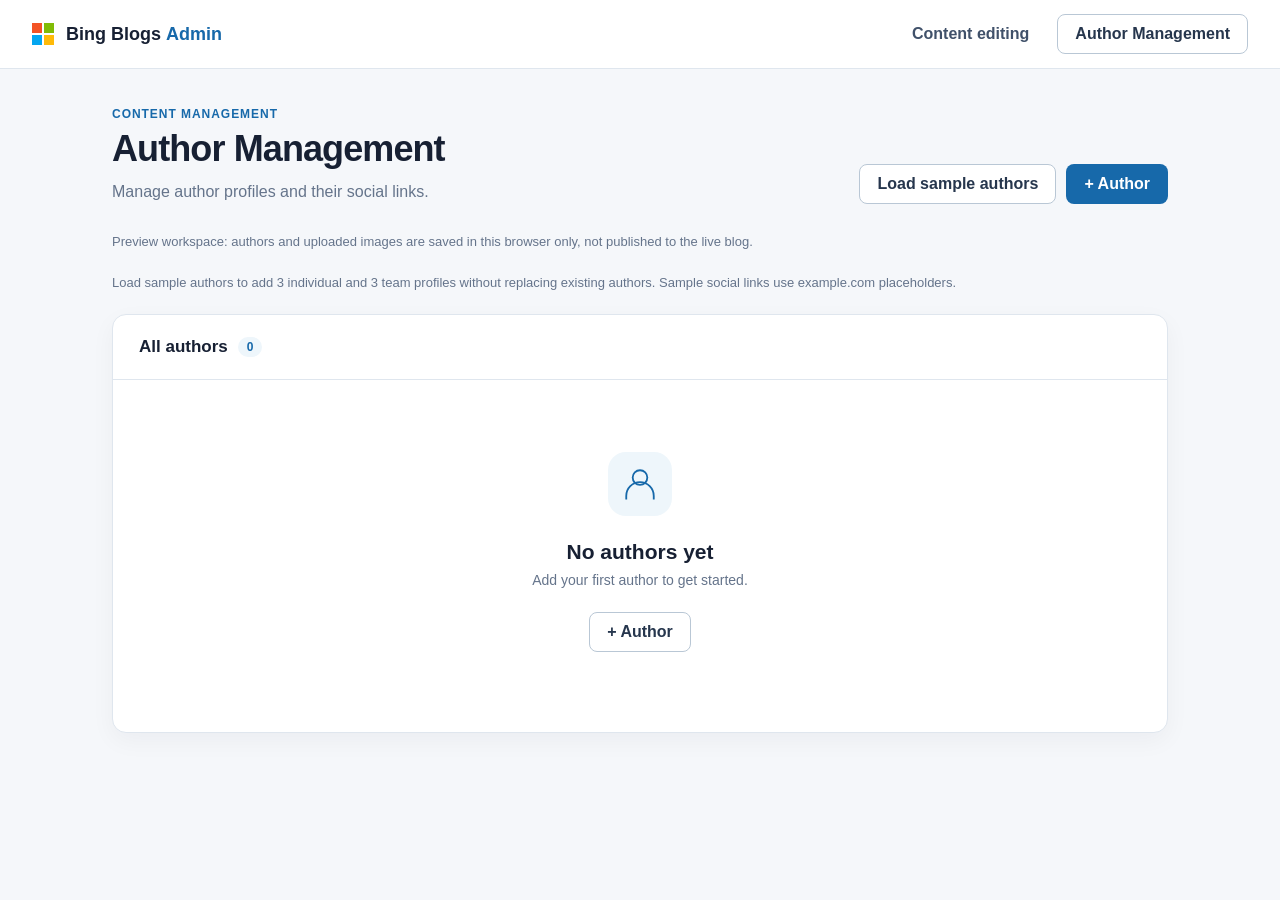
<file: site/admin-authors.html>
<!doctype html>
<html lang="en">
  <head>
    <meta charset="utf-8">
    <meta name="viewport" content="width=device-width, initial-scale=1">
    <title>Bing Blogs Admin - Author Management</title>
    <link rel="stylesheet" href="admin.css">
    <link rel="stylesheet" href="admin-authors.css">
  </head>
  <body class="authors-page">
    <header class="admin-header">
      <div class="admin-header-inner">
        <a class="admin-brand" href="index.html" aria-label="Bing Blogs home">
          <span class="brand-mark" aria-hidden="true"><span></span><span></span><span></span><span></span></span>
          <span>Bing Blogs <strong>Admin</strong></span>
        </a>
        <nav class="header-actions" aria-label="Admin navigation">
          <a class="button button-ghost" href="admin.html">Content editing</a>
          <a class="button button-secondary" href="admin-authors.html" aria-current="page">Author Management</a>
        </nav>
      </div>
    </header>

    <main class="admin-main">
      <div class="page-heading">
        <div>
          <p class="eyebrow">Content management</p>
          <h1>Author Management</h1>
          <p class="page-description">Manage author profiles and their social links.</p>
        </div>
        <div class="header-actions">
          <button class="button button-secondary" id="loadSampleAuthors" type="button">Load sample authors</button>
          <button class="button button-primary" id="addAuthor" type="button">+ Author</button>
        </div>
      </div>
      <p class="storage-note">Preview workspace: authors and uploaded images are saved in this browser only, not published to the live blog.</p>
      <p class="storage-note">Load sample authors to add 3 individual and 3 team profiles without replacing existing authors. Sample social links use example.com placeholders.</p>
      <p class="error-message" id="storageError" role="alert" hidden></p>
      <section class="form-card author-list-card" aria-label="Authors">
        <div class="list-heading"><h2>All authors <span id="authorCount">0</span></h2></div>
        <div class="empty-state" id="emptyState">
          <svg viewBox="0 0 48 48" fill="none" aria-hidden="true"><circle cx="24" cy="17" r="8"/><path d="M9 41v-4a15 15 0 0 1 30 0v4"/></svg>
          <h2>No authors yet</h2>
          <p>Add your first author to get started.</p>
          <button class="button button-secondary" id="addFirstAuthor" type="button">+ Author</button>
        </div>
        <div class="table-scroll" id="authorTable" hidden>
          <table>
            <thead><tr><th scope="col">Author</th><th scope="col">Short Bio</th><th scope="col">Link</th><th scope="col">Actions</th></tr></thead>
            <tbody id="authorRows"></tbody>
          </table>
        </div>
      </section>
    </main>

    <dialog id="authorDialog" aria-labelledby="dialogTitle">
      <form id="authorForm">
        <div class="dialog-heading">
          <div><p class="eyebrow">Author profile</p><h2 id="dialogTitle">Add author</h2></div>
          <button class="button button-ghost" id="closeDialog" type="button" aria-label="Close author form">&times;</button>
        </div>
        <div class="dialog-body">
          <section class="profile-section" aria-labelledby="basicHeading">
            <h3 id="basicHeading">Basic</h3>
            <div class="field-group">
              <label for="authorName">Name <span class="required">*</span></label>
              <input id="authorName" name="name" type="text" placeholder="Enter author's name" maxlength="100" required>
              <p class="field-help">Only Name is required. All other fields are optional.</p>
            </div>
            <div class="field-group">
              <label for="authorImage">Image</label>
              <div class="image-upload">
                <span class="profile-avatar" id="imagePlaceholder" aria-hidden="true">--</span>
                <img class="profile-avatar" id="imagePreview" alt="Author image preview" hidden>
                <div>
                  <input id="authorImage" type="file" accept="image/png,image/jpeg,image/webp,image/gif" aria-describedby="imageHelp imageError" hidden>
                  <button class="button button-secondary" id="uploadImage" type="button" aria-describedby="imageHelp">Upload image</button>
                  <p class="field-help" id="imageHelp">Defaults to your name's initials. Upload PNG, JPG, WebP, or GIF up to 2 MB. Removing an image restores the default avatar.</p>
                  <button class="text-button" id="removeImage" type="button" hidden>Remove image</button>
                </div>
              </div>
              <p class="error-message" id="imageError" role="alert" hidden></p>
            </div>
          </section>
          <section class="profile-section" aria-labelledby="highlightHeading">
            <div class="profile-section-heading">
              <h3 id="highlightHeading">Optional</h3>
              <label class="enable-control">
                <input id="enableHighlight" type="checkbox" aria-controls="highlightFields" aria-expanded="false">
                <span class="switch" aria-hidden="true"></span>
                Enable Optional
              </label>
            </div>
            <p class="field-help">Enable to display an optional title, short bio, and social link. Turning this off keeps your details for later.</p>
            <fieldset class="highlight-fields" id="highlightFields" aria-labelledby="highlightHeading" disabled hidden>
              <div class="field-group">
                <label for="authorRole">Title/Role</label>
                <input id="authorRole" name="role" type="text" placeholder="e.g. Product Manager" maxlength="100">
              </div>
              <div class="field-group">
                <label for="authorIntroduction">Short Bio</label>
                <textarea id="authorIntroduction" name="introduction" rows="3" maxlength="300" placeholder="A short bio or area of expertise"></textarea>
                <div class="field-meta"><span>Keep it brief and helpful.</span><span id="introductionCount">0 / 300</span></div>
              </div>
              <div class="field-group">
                <div class="field-label-row">
                  <label for="enableLink">Social link</label>
                  <label class="enable-control">
                    <input id="enableLink" type="checkbox">
                    <span class="switch" aria-hidden="true"></span>
                    Enable link
                  </label>
                </div>
                <p class="field-help">Choose the icon displayed with this author's link.</p>
                <fieldset id="linkFields" disabled hidden>
                  <label for="linkPlatform">Platform</label>
                  <select id="linkPlatform" name="platform">
                    <option value="linkedin">LinkedIn</option>
                    <option value="instagram">Instagram (Ins)</option>
                    <option value="facebook">Facebook</option>
                    <option value="x">X (Twitter)</option>
                    <option value="website">Website</option>
                  </select>
                  <label for="authorLink">Link address</label>
                  <input id="authorLink" name="url" type="url" placeholder="https://www.linkedin.com/in/your-profile" maxlength="2048">
                  <p class="field-help">Optional. Use a full https:// or http:// address, or leave blank to save without a social link.</p>
                  <div class="link-preview" id="linkPreview"></div>
                </fieldset>
              </div>
            </fieldset>
          </section>
          <p class="error-message" id="formError" role="alert" hidden></p>
        </div>
        <div class="dialog-footer">
          <button class="button button-secondary" id="cancelAuthor" type="button">Cancel</button>
          <button class="button button-primary" id="saveAuthor" type="submit">Save author</button>
        </div>
      </form>
    </dialog>
    <div class="toast" id="toast" role="status" aria-live="polite"></div>
    <script src="author-utils.js"></script>
    <script src="admin-authors.js?v=4"></script>
  </body>
</html>
</file>
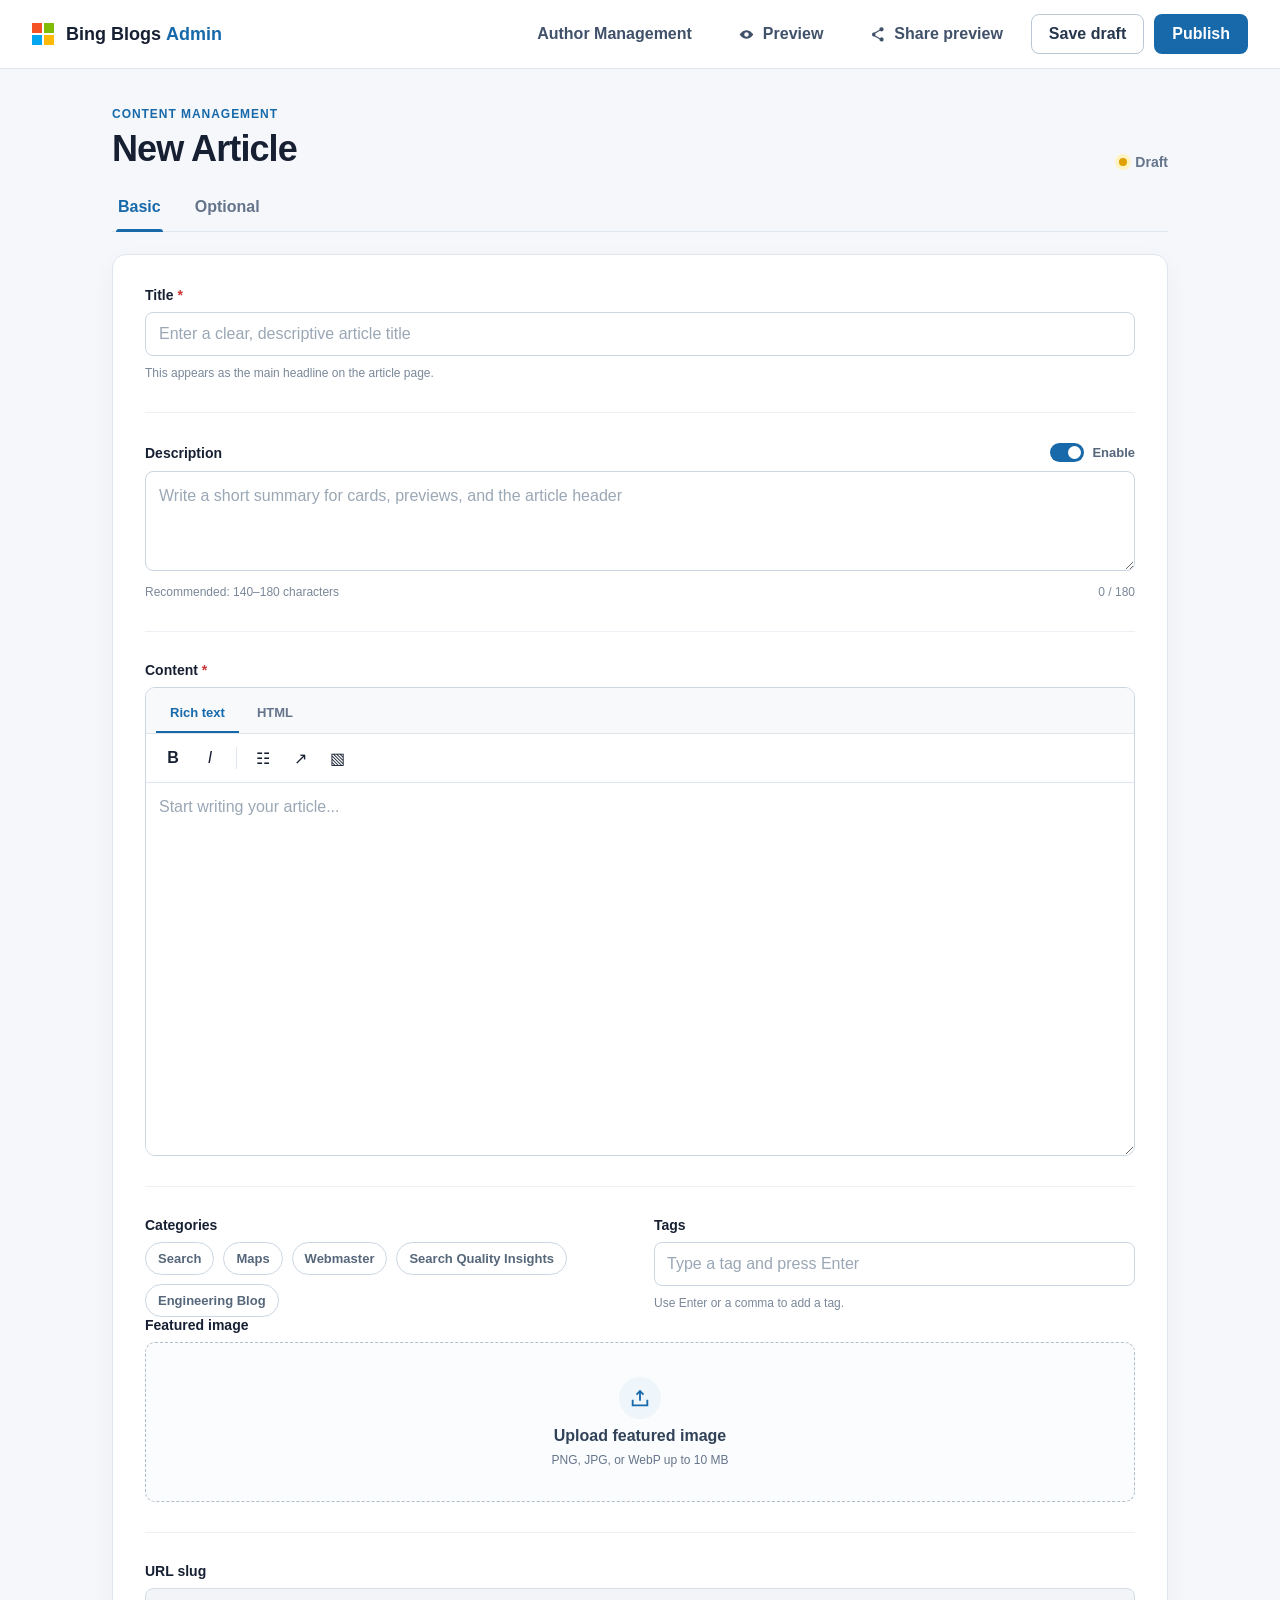
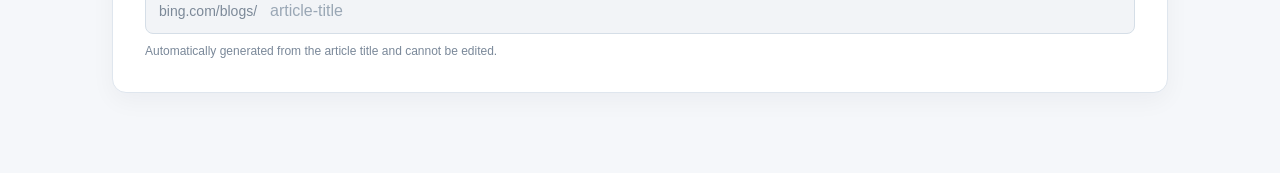
<file: site/admin.html>
<!doctype html>
<html lang="en">
  <head>
    <meta charset="utf-8">
    <meta name="viewport" content="width=device-width, initial-scale=1">
    <title>Bing Blogs Admin- Content editing</title>
    <link rel="stylesheet" href="admin.css">
  </head>
  <body>
    <header class="admin-header">
      <div class="admin-header-inner">
        <a class="admin-brand" href="index.html" aria-label="Bing Blogs home">
          <span class="brand-mark" aria-hidden="true">
            <span></span><span></span><span></span><span></span>
          </span>
          <span>Bing Blogs <strong>Admin</strong></span>
        </a>
        <div class="header-actions">
          <a class="button button-ghost" href="admin-authors.html">Author Management</a>
          <button class="button button-ghost" id="previewButton" type="button">
            <svg viewBox="0 0 24 24" aria-hidden="true"><path d="M2.5 12s3.5-6 9.5-6 9.5 6 9.5 6-3.5 6-9.5 6-9.5-6-9.5-6Zm9.5 3.2A3.2 3.2 0 1 0 12 8.8a3.2 3.2 0 0 0 0 6.4Z"/></svg>
            Preview
          </button>
          <button class="button button-ghost" id="shareButton" type="button">
            <svg viewBox="0 0 24 24" aria-hidden="true"><path d="M18 16a3 3 0 0 0-2.4 1.2l-6.7-3.9a3.4 3.4 0 0 0 0-2.6l6.7-3.9a3 3 0 1 0-.9-1.6L8 9.1a3 3 0 1 0 0 5.8l6.7 3.9A3 3 0 1 0 18 16Z"/></svg>
            Share preview
          </button>
          <button class="button button-secondary" id="saveButton" type="button">Save draft</button>
          <button class="button button-primary" id="publishButton" type="button">Publish</button>
        </div>
      </div>
    </header>

    <main class="admin-main">
      <div class="page-heading">
        <div>
          <p class="eyebrow">Content management</p>
          <h1>New Article</h1>
        </div>
        <div class="draft-status"><span></span> Draft</div>
      </div>

      <nav class="editor-tabs" aria-label="Article editor sections">
        <button class="editor-tab active" type="button" data-tab="basic" aria-selected="true">Basic</button>
        <button class="editor-tab" type="button" data-tab="optional" aria-selected="false">Optional</button>
      </nav>

      <form id="articleForm">
        <section class="tab-panel active" id="basic" aria-label="Basic">
          <div class="form-card">
            <div class="field-group">
              <label for="articleTitle">Title <span class="required">*</span></label>
              <input id="articleTitle" name="title" type="text" placeholder="Enter a clear, descriptive article title" required>
              <p class="field-help">This appears as the main headline on the article page.</p>
            </div>

            <div class="field-group">
              <div class="field-label-row">
                <label for="articleDescription">Description</label>
                <label class="enable-control">
                  <input type="checkbox" checked data-toggle-target="descriptionFields">
                  <span class="switch" aria-hidden="true"></span>
                  Enable
                </label>
              </div>
              <div id="descriptionFields">
                <textarea id="articleDescription" name="description" rows="3" placeholder="Write a short summary for cards, previews, and the article header"></textarea>
                <div class="field-meta"><span>Recommended: 140–180 characters</span><span id="descriptionCount">0 / 180</span></div>
              </div>
            </div>

            <div class="field-group">
              <label>Content <span class="required">*</span></label>
              <div class="content-editor">
                <div class="content-tabs" role="tablist" aria-label="Content format">
                  <button class="content-tab active" type="button" data-content-tab="rich-text" aria-selected="true">Rich text</button>
                  <button class="content-tab" type="button" data-content-tab="html-content" aria-selected="false">HTML</button>
                </div>
                <div class="editor-toolbar" aria-label="Rich text toolbar">
                  <button type="button" aria-label="Bold"><strong>B</strong></button>
                  <button type="button" aria-label="Italic"><em>I</em></button>
                  <span></span>
                  <button type="button" aria-label="Bulleted list">☷</button>
                  <button type="button" aria-label="Add link">↗</button>
                  <button type="button" aria-label="Add image">▧</button>
                </div>
                <textarea class="content-panel active" id="rich-text" name="content" rows="14" placeholder="Start writing your article..."></textarea>
                <textarea class="content-panel code-editor" id="html-content" name="htmlContent" rows="14" placeholder="<p>Write or paste HTML here...</p>"></textarea>
              </div>
            </div>

            <div class="field-grid">
              <div class="field-group">
                <label>Categories</label>
                <div class="choice-list" aria-label="Categories">
                  <label><input type="checkbox" name="categories" value="Search"><span>Search</span></label>
                  <label><input type="checkbox" name="categories" value="Maps"><span>Maps</span></label>
                  <label><input type="checkbox" name="categories" value="Webmaster"><span>Webmaster</span></label>
                  <label><input type="checkbox" name="categories" value="Search Quality Insights"><span>Search Quality Insights</span></label>
                  <label><input type="checkbox" name="categories" value="Engineering Blog"><span>Engineering Blog</span></label>
                </div>
              </div>

              <div class="field-group">
                <label for="tagInput">Tags</label>
                <div class="tag-editor" id="tagEditor">
                  <div class="tag-values" id="tagValues"></div>
                  <input id="tagInput" type="text" placeholder="Type a tag and press Enter">
                </div>
                <p class="field-help">Use Enter or a comma to add a tag.</p>
              </div>
            </div>

            <div class="field-group">
              <label>Featured image</label>
              <button class="upload-area" id="uploadButton" type="button">
                <input id="featuredImage" name="featuredImage" type="file" accept="image/*" hidden>
                <span class="upload-icon">
                  <svg viewBox="0 0 24 24" aria-hidden="true"><path d="M12 3 7.5 7.5l1.4 1.4 2.1-2.1V15h2V6.8l2.1 2.1 1.4-1.4L12 3ZM5 14v5h14v-5h2v7H3v-7h2Z"/></svg>
                </span>
                <strong id="uploadTitle">Upload featured image</strong>
                <span id="uploadHelp">PNG, JPG, or WebP up to 10 MB</span>
              </button>
            </div>

            <div class="field-group">
              <label for="urlSlug">URL slug</label>
              <div class="slug-field">
                <span>bing.com/blogs/</span>
                <input id="urlSlug" name="slug" type="text" value="" placeholder="article-title" readonly aria-readonly="true">
              </div>
              <p class="field-help">Automatically generated from the article title and cannot be edited.</p>
            </div>
          </div>
        </section>

        <section class="tab-panel" id="optional" aria-label="Optional" hidden>
          <div class="form-card">
            <div class="optional-section">
              <div class="section-control">
                <div>
                  <h2>Key Takeaway</h2>
                  <p>Highlight the most important ideas before the article body.</p>
                </div>
                <label class="enable-control">
                  <input type="checkbox" checked data-toggle-target="takeawayFields">
                  <span class="switch" aria-hidden="true"></span>
                  Enable
                </label>
              </div>
              <div id="takeawayFields">
                <textarea name="takeaways" rows="6" placeholder="Enter one takeaway per line"></textarea>
                <p class="field-help">Recommended: 3–5 concise bullet points.</p>
              </div>
            </div>

            <div class="optional-section">
              <div class="section-control">
                <div>
                  <h2>Frequent Asked Questions</h2>
                  <p>Add, remove, and reorder common questions for this article.</p>
                </div>
                <label class="enable-control">
                  <input type="checkbox" checked data-toggle-target="faqFields">
                  <span class="switch" aria-hidden="true"></span>
                  Enable
                </label>
              </div>
              <div id="faqFields">
                <div class="faq-editor-list" id="faqEditorList"></div>
                <button class="button button-add" id="addFaqButton" type="button">
                  <span>+</span> Add question
                </button>
              </div>
            </div>

            <div class="optional-section">
              <div class="section-control">
                <div>
                  <h2>Author association</h2>
                  <p id="authorHelp">Select up to five authors. Browse the first five alphabetically, search all authors, or choose See all.</p>
                </div>
                <label class="enable-control">
                  <input type="checkbox" checked data-toggle-target="authorFields">
                  <span class="switch" aria-hidden="true"></span>
                  Enable
                </label>
              </div>
              <p id="authorLoadError" role="alert" hidden></p>
              <div id="authorFields" role="group" aria-label="Available authors" aria-describedby="authorHelp">
                <div class="author-search">
                  <label for="authorSearch">Search authors</label>
                  <input id="authorSearch" type="search" placeholder="Search individual and team authors" aria-controls="authorList">
                </div>
                <p class="field-help" id="authorResults" role="status" aria-live="polite"></p>
                <div class="author-select-list" id="authorList"></div>
                <button class="button button-secondary author-see-all" id="seeAllAuthors" type="button" aria-controls="authorList" aria-expanded="false" hidden>See all</button>
              </div>
              <p class="field-help">Manage individual and team profiles in <a href="admin-authors.html">Author Management</a>.</p>
            </div>

            <div class="optional-section">
              <div class="section-control">
                <div>
                  <h2>Promotional Card</h2>
                  <p>Enable a promotional card with a title, description, and call to action.</p>
                </div>
                <label class="enable-control">
                  <input id="promotionalCardEnabled" name="promotionalCardEnabled" type="checkbox" data-toggle-target="promotionalCardFields">
                  <span class="switch" aria-hidden="true"></span>
                  Enable
                </label>
              </div>
              <div id="promotionalCardFields" class="is-disabled">
                <div class="field-group">
                  <label for="promotionalCardTitle">Title</label>
                  <input id="promotionalCardTitle" name="promotionalCardTitle" type="text" placeholder="Enter a promotional card title" disabled>
                </div>
                <div class="field-group">
                  <label for="promotionalCardDescription">Description</label>
                  <textarea id="promotionalCardDescription" name="promotionalCardDescription" rows="3" placeholder="Describe the promotion" disabled></textarea>
                </div>
                <div class="field-grid">
                  <div class="field-group">
                    <label for="promotionalCardCtaText">CTA Text</label>
                    <input id="promotionalCardCtaText" name="promotionalCardCtaText" type="text" placeholder="Learn more" disabled>
                  </div>
                  <div class="field-group">
                    <label for="promotionalCardCtaLink">CTA Link</label>
                    <input id="promotionalCardCtaLink" name="promotionalCardCtaLink" type="url" placeholder="https://example.com" disabled>
                  </div>
                </div>
              </div>
            </div>
          </div>
        </section>
      </form>
    </main>

    <div class="toast" id="toast" role="status" aria-live="polite"></div>

    <template id="faqItemTemplate">
      <article class="faq-editor-item" draggable="true">
        <button class="drag-handle" type="button" aria-label="Drag to reorder">⋮⋮</button>
        <div class="faq-editor-fields">
          <label>Question <input type="text" name="faqQuestion" placeholder="Enter a question"></label>
          <label>Answer <textarea name="faqAnswer" rows="3" placeholder="Enter the answer"></textarea></label>
        </div>
        <button class="remove-faq" type="button" aria-label="Remove question">×</button>
      </article>
    </template>

    <script src="author-utils.js"></script>
    <script src="admin.js"></script>
  </body>
</html>
</file>
<file: site/admin.css>
:root {
  --blue:#1769aa;
  --blue-dark:#0f548b;
  --blue-soft:#eef6fb;
  --ink:#172033;
  --muted:#65748b;
  --line:#dfe6ee;
  --panel:#ffffff;
  --page:#f5f7fa;
  --success:#16805b;
}

* { box-sizing:border-box; }
body {
  margin:0;
  min-width:320px;
  background:var(--page);
  color:var(--ink);
  font-family:"Segoe UI",Arial,sans-serif;
}
button,input,textarea { font:inherit; }
button { color:inherit; }

.admin-header {
  position:sticky;
  top:0;
  z-index:100;
  border-bottom:1px solid var(--line);
  background:rgba(255,255,255,0.96);
  backdrop-filter:blur(12px);
}
.admin-header-inner {
  max-width:1440px;
  min-height:68px;
  margin:0 auto;
  padding:10px 32px;
  display:flex;
  align-items:center;
  justify-content:space-between;
  gap:24px;
}
.admin-brand {
  display:flex;
  align-items:center;
  gap:12px;
  color:var(--ink);
  font-size:18px;
  font-weight:600;
  text-decoration:none;
  white-space:nowrap;
}
.admin-brand strong { color:var(--blue); font-weight:700; }
.brand-mark { width:22px; height:22px; display:grid; grid-template-columns:1fr 1fr; gap:2px; }
.brand-mark span:nth-child(1) { background:#f35325; }
.brand-mark span:nth-child(2) { background:#81bc06; }
.brand-mark span:nth-child(3) { background:#05a6f0; }
.brand-mark span:nth-child(4) { background:#ffba08; }
.header-actions { display:flex; align-items:center; gap:10px; }
.button {
  min-height:40px;
  padding:0 17px;
  border:1px solid transparent;
  border-radius:8px;
  display:inline-flex;
  align-items:center;
  justify-content:center;
  gap:8px;
  background:#fff;
  font-weight:650;
  cursor:pointer;
  text-decoration:none;
  transition:background 150ms ease,border-color 150ms ease,transform 150ms ease;
}
.button:hover { transform:translateY(-1px); }
.button svg { width:17px; height:17px; fill:currentColor; }
.button-ghost { color:#40516a; }
.button-ghost:hover { background:#f3f6f9; }
.button-secondary { border-color:#b9c7d5; color:#26364d; }
.button-secondary:hover { border-color:#8399ae; }
.button-primary { background:var(--blue); color:#fff; }
.button-primary:hover { background:var(--blue-dark); }

.admin-main { max-width:1120px; margin:0 auto; padding:38px 32px 80px; }
.page-heading { display:flex; align-items:flex-end; justify-content:space-between; gap:24px; margin-bottom:28px; }
.eyebrow { margin:0 0 7px; color:var(--blue); font-size:12px; font-weight:800; letter-spacing:.08em; text-transform:uppercase; }
h1 { margin:0; font-size:36px; letter-spacing:-.025em; }
.draft-status { display:flex; align-items:center; gap:8px; color:var(--muted); font-size:14px; font-weight:650; }
.draft-status span { width:8px; height:8px; border-radius:50%; background:#e0a100; box-shadow:0 0 0 4px #fff3c4; }

.editor-tabs {
  display:flex;
  gap:30px;
  margin-bottom:22px;
  padding:0 4px;
  border-bottom:1px solid var(--line);
}
.editor-tab {
  position:relative;
  padding:0 2px 15px;
  border:0;
  background:transparent;
  color:var(--muted);
  font-weight:700;
  cursor:pointer;
}
.editor-tab::after {
  content:"";
  position:absolute;
  right:0;
  bottom:-1px;
  left:0;
  height:3px;
  border-radius:3px 3px 0 0;
  background:transparent;
}
.editor-tab.active { color:var(--blue); }
.editor-tab.active::after { background:var(--blue); }

.tab-panel[hidden] { display:none; }
.form-card {
  padding:32px;
  border:1px solid var(--line);
  border-radius:14px;
  background:var(--panel);
  box-shadow:0 8px 24px rgba(23,32,51,.045);
}
.field-group + .field-group { margin-top:30px; padding-top:30px; border-top:1px solid #edf1f5; }
.field-grid { display:grid; grid-template-columns:1fr 1fr; gap:28px; margin-top:30px; padding-top:30px; border-top:1px solid #edf1f5; }
.field-grid .field-group + .field-group { margin:0; padding:0; border:0; }
.field-group > label,.field-label-row > label { display:block; margin-bottom:9px; font-size:14px; font-weight:750; }
.field-label-row { display:flex; align-items:center; justify-content:space-between; gap:20px; margin-bottom:9px; }
.field-label-row > label { margin:0; }
.required { color:#c93434; }
input[type="text"],input[type="url"],textarea {
  width:100%;
  border:1px solid #cbd6e2;
  border-radius:8px;
  outline:none;
  background:#fff;
  color:var(--ink);
  transition:border-color 150ms ease,box-shadow 150ms ease;
}
input[type="text"],input[type="url"] { min-height:44px; padding:0 13px; }
textarea { padding:12px 13px; line-height:1.55; resize:vertical; }
input[type="text"]:focus,input[type="url"]:focus,textarea:focus { border-color:var(--blue); box-shadow:0 0 0 3px rgba(23,105,170,.12); }
input::placeholder,textarea::placeholder { color:#9aa7b5; }
.field-help,.field-meta { margin:8px 0 0; color:#7a8899; font-size:12px; line-height:1.5; }
.field-meta { display:flex; justify-content:space-between; gap:20px; }

.enable-control { display:inline-flex !important; align-items:center; gap:8px; margin:0 !important; color:#55657a; font-size:13px !important; cursor:pointer; }
.enable-control input { position:absolute; opacity:0; pointer-events:none; }
.switch { position:relative; width:34px; height:19px; border-radius:999px; background:#a9b6c4; transition:background 150ms ease; }
.switch::after { content:""; position:absolute; top:3px; left:3px; width:13px; height:13px; border-radius:50%; background:#fff; transition:transform 150ms ease; }
.enable-control input:checked + .switch { background:var(--blue); }
.enable-control input:checked + .switch::after { transform:translateX(15px); }
.is-disabled { opacity:.46; }
.is-disabled input,.is-disabled textarea,.is-disabled button { pointer-events:none; }

.content-editor { overflow:hidden; border:1px solid #cbd6e2; border-radius:10px; }
.content-tabs { display:flex; gap:4px; padding:8px 10px 0; background:#f7f9fb; border-bottom:1px solid var(--line); }
.content-tab { padding:9px 14px 11px; border:0; border-bottom:2px solid transparent; background:transparent; color:var(--muted); font-size:13px; font-weight:700; cursor:pointer; }
.content-tab.active { border-color:var(--blue); color:var(--blue); }
.editor-toolbar { display:flex; align-items:center; gap:3px; padding:8px 10px; border-bottom:1px solid var(--line); background:#fff; }
.editor-toolbar button { width:34px; height:32px; border:0; border-radius:6px; background:transparent; cursor:pointer; }
.editor-toolbar button:hover { background:#edf3f8; }
.editor-toolbar span { width:1px; height:22px; margin:0 6px; background:var(--line); }
.content-panel { display:none; min-height:290px; border:0; border-radius:0; resize:vertical; }
.content-panel.active { display:block; }
.content-panel:focus { box-shadow:none; }
.code-editor { background:#172033; color:#e6edf5; font-family:Consolas,monospace; font-size:13px; }

.choice-list { display:flex; flex-wrap:wrap; gap:9px; }
.choice-list label { cursor:pointer; }
.choice-list input { position:absolute; opacity:0; }
.choice-list span { display:block; padding:8px 12px; border:1px solid #cbd6e2; border-radius:999px; color:#56677b; font-size:13px; font-weight:650; }
.choice-list input:checked + span { border-color:#88b7d6; background:var(--blue-soft); color:var(--blue); }
.tag-editor { min-height:44px; padding:6px 8px; display:flex; flex-wrap:wrap; align-items:center; gap:6px; border:1px solid #cbd6e2; border-radius:8px; cursor:text; }
.tag-editor:focus-within { border-color:var(--blue); box-shadow:0 0 0 3px rgba(23,105,170,.12); }
.tag-values { display:contents; }
.tag-chip { display:inline-flex; align-items:center; gap:6px; padding:5px 8px; border-radius:6px; background:var(--blue-soft); color:var(--blue-dark); font-size:12px; font-weight:700; }
.tag-chip button { padding:0; border:0; background:transparent; color:inherit; cursor:pointer; }
.tag-editor input { flex:1; min-width:150px; min-height:28px; padding:0 4px; border:0; box-shadow:none !important; }

.upload-area {
  width:100%;
  min-height:160px;
  padding:24px;
  display:flex;
  flex-direction:column;
  align-items:center;
  justify-content:center;
  gap:8px;
  border:1px dashed #aebdcb;
  border-radius:10px;
  background:#fafcfd;
  color:var(--muted);
  cursor:pointer;
}
.upload-area:hover { border-color:var(--blue); background:#f6fbfe; }
.upload-area strong { color:#314258; }
.upload-area > span:last-child { font-size:12px; }
.upload-icon { width:42px; height:42px; display:grid; place-items:center; border-radius:50%; background:var(--blue-soft); color:var(--blue); }
.upload-icon svg { width:22px; height:22px; fill:currentColor; }

.optional-section + .optional-section { margin-top:34px; padding-top:34px; border-top:1px solid #edf1f5; }
.section-control { display:flex; align-items:flex-start; justify-content:space-between; gap:24px; margin-bottom:20px; }
.section-control h2 { margin:0 0 5px; font-size:19px; }
.section-control p { margin:0; color:var(--muted); font-size:13px; }
.faq-editor-list { display:flex; flex-direction:column; gap:12px; }
.faq-editor-item { display:grid; grid-template-columns:32px 1fr 32px; gap:12px; padding:18px 14px; border:1px solid var(--line); border-radius:10px; background:#fafcfd; }
.faq-editor-item.dragging { opacity:.45; border-color:var(--blue); }
.drag-handle,.remove-faq { align-self:start; width:32px; height:32px; border:0; border-radius:6px; background:transparent; color:#8997a7; font-size:20px; cursor:grab; }
.drag-handle:hover,.remove-faq:hover { background:#edf2f6; color:#40516a; }
.remove-faq { color:#a84b4b; cursor:pointer; }
.faq-editor-fields { display:grid; grid-template-columns:1fr 1.3fr; gap:14px; }
.faq-editor-fields label { color:#56677b; font-size:12px; font-weight:750; }
.faq-editor-fields input,.faq-editor-fields textarea { margin-top:7px; }
.button-add { margin-top:14px; border-color:#b8c8d7; color:var(--blue); }
.button-add span { font-size:20px; line-height:1; }
.author-select-list { display:grid; grid-template-columns:1fr; gap:8px; }
.author-search { margin-bottom:12px; }
.author-search label { display:block; margin-bottom:7px; font-size:13px; font-weight:750; }
.author-see-all { margin-top:12px; }
.author-option[hidden],.author-see-all[hidden] { display:none; }
.author-option { display:grid; grid-template-columns:auto 42px 1fr; align-items:center; gap:12px; padding:13px; border:1px solid var(--line); border-radius:10px; cursor:pointer; }
.author-option:has(input:checked) { border-color:#7eafd0; background:#f3f9fd; }
.author-option input { width:17px; height:17px; accent-color:var(--blue); }
.author-avatar { width:42px; height:42px; display:grid; place-items:center; border-radius:50%; color:#fff; font-size:12px; font-weight:800; object-fit:cover; }
#authorLoadError { color:#b23a3a; font-size:13px; }
.avatar-blue { background:#3679ab; }
.avatar-purple { background:#7658a8; }
.avatar-green { background:#3c886a; }
.avatar-orange { background:#bd7042; }
.author-option strong,.author-option small { display:block; }
.author-option strong { margin-bottom:4px; font-size:13px; }
.author-option strong,.author-option small { overflow-wrap:anywhere; }
.author-option > span:last-child { min-width:0; }
.author-option small { color:var(--muted); font-size:11px; }

.slug-field { display:flex; align-items:center; overflow:hidden; border:1px solid #d5dee7; border-radius:8px; background:#f2f4f7; color:#7c8998; }
.slug-field span { padding-left:13px; font-size:14px; white-space:nowrap; }
.slug-field input { border:0; background:transparent; color:#637184; box-shadow:none; }

.toast {
  position:fixed;
  right:24px;
  bottom:24px;
  z-index:200;
  max-width:360px;
  padding:13px 17px;
  border-radius:9px;
  background:#172033;
  color:#fff;
  font-size:14px;
  box-shadow:0 14px 36px rgba(23,32,51,.24);
  opacity:0;
  transform:translateY(16px);
  pointer-events:none;
  transition:opacity 180ms ease,transform 180ms ease;
}
.toast.show { opacity:1; transform:translateY(0); }
.toast.success { background:var(--success); }
.toast.error { background:#b23a3a; }

@media (max-width:820px) {
  .admin-header-inner { align-items:flex-start; padding:14px 18px; }
  .header-actions { justify-content:flex-end; flex-wrap:wrap; }
  .button { min-height:36px; padding:0 12px; font-size:12px; }
  .admin-main { padding:28px 18px 60px; }
  .form-card { padding:22px; }
  .field-grid,.faq-editor-fields,.author-select-list { grid-template-columns:1fr; }
}

@media (max-width:560px) {
  .admin-header-inner { flex-direction:column; }
  .header-actions { width:100%; justify-content:flex-start; }
  .page-heading { align-items:flex-start; }
  .editor-tabs { gap:18px; overflow-x:auto; }
  .editor-tab { white-space:nowrap; }
  .section-control { flex-direction:column; }
}
</file>
<file: site/admin-authors.css>
.authors-page button:focus-visible,.authors-page a:focus-visible,.authors-page select:focus-visible,
.authors-page input:focus-visible { outline:3px solid #77b9e6; outline-offset:3px; }
.authors-page .enable-control input:focus-visible + .switch { outline:3px solid #77b9e6; outline-offset:3px; }
.authors-page [hidden] { display:none !important; }
.page-description { margin:10px 0 0; color:var(--muted); line-height:1.5; }
.storage-note { margin:0 0 20px; color:var(--muted); font-size:13px; line-height:1.6; }
.author-list-card { padding:0; overflow:hidden; }
.list-heading { padding:22px 26px; border-bottom:1px solid var(--line); }
.list-heading h2 { display:flex; align-items:center; gap:10px; margin:0; font-size:17px; }
#authorCount { padding:3px 9px; border-radius:20px; background:var(--blue-soft); color:var(--blue); font-size:12px; }
.empty-state { padding:72px 24px 80px; text-align:center; }
.empty-state svg { width:64px; height:64px; padding:10px; border-radius:18px; background:var(--blue-soft); stroke:var(--blue); stroke-width:2; }
.empty-state h2 { margin:20px 0 8px; font-size:21px; }
.empty-state p { margin:0 0 24px; color:var(--muted); font-size:14px; }
.table-scroll { overflow-x:auto; }
table { width:100%; border-collapse:collapse; text-align:left; }
th { padding:14px 24px; background:#fafcfd; color:var(--muted); font-size:12px; font-weight:650; }
td { padding:20px 24px; border-top:1px solid var(--line); font-size:14px; }
.author-identity { display:flex; align-items:center; gap:13px; min-width:170px; }
.author-identity strong { overflow-wrap:anywhere; }
.author-role { display:block; margin-top:5px; color:var(--muted); font-size:12px; overflow-wrap:anywhere; }
.profile-avatar { width:64px; height:64px; flex-shrink:0; border:1px solid var(--line); border-radius:50%; object-fit:cover; display:inline-grid; place-items:center; background:var(--blue-soft); color:var(--blue); font-weight:700; font-size:21px; }
td .profile-avatar { width:44px; height:44px; font-size:15px; }
.author-bio { min-width:200px; max-width:360px; color:var(--muted); line-height:1.6; white-space:pre-wrap; overflow-wrap:anywhere; }
.social-link { display:inline-flex; align-items:center; gap:8px; color:var(--blue); text-decoration:none; white-space:nowrap; }
.social-link:hover { text-decoration:underline; }
.social-icon { width:20px; height:20px; display:inline-block; flex-shrink:0; }
.row-actions { display:flex; gap:12px; }
.text-button { padding:4px 0; border:0; background:none; color:var(--blue); font-size:13px; font-weight:600; cursor:pointer; }
.text-button:hover { text-decoration:underline; }
.delete-button { color:#b23a3a; }
.muted { color:var(--muted); font-size:13px; }
dialog { width:calc(100% - 32px); max-width:720px; max-height:90dvh; padding:0; border:1px solid var(--line); border-radius:16px; background:#fff; color:var(--ink); box-shadow:0 24px 80px #17203333; }
dialog::backdrop { background:#17203380; backdrop-filter:blur(3px); }
body:has(dialog[open]) { overflow:hidden; }
.dialog-heading { display:flex; align-items:center; justify-content:space-between; gap:12px; padding:24px 28px; border-bottom:1px solid var(--line); }
.dialog-heading h2 { margin:0; font-size:24px; }
.dialog-body { padding:24px 28px; }
.profile-section + .profile-section { margin-top:28px; padding-top:24px; border-top:1px solid var(--line); }
.profile-section h3 { margin:0 0 18px; font-size:18px; }
.profile-section-heading { display:flex; align-items:center; justify-content:space-between; gap:16px; }
.profile-section-heading h3 { margin:0; }
.highlight-fields { min-width:0; margin:20px 0 0; padding:0; border:0; background:none; }
.highlight-fields .enable-control { display:inline-flex; margin-bottom:0; }
.dialog-body .field-group + .field-group { margin-top:22px; padding-top:22px; }
.image-upload { display:flex; align-items:center; gap:18px; }
.image-upload > div { min-width:0; }
input[type="file"] { width:100%; color:var(--muted); font-size:12px; }
input::file-selector-button { margin-right:10px; padding:8px 12px; border:1px solid #b9c7d5; border-radius:6px; background:#fff; color:var(--ink); cursor:pointer; }
fieldset { margin:16px 0 0; padding:18px; border:1px solid var(--line); border-radius:10px; background:#fafcfd; }
fieldset label { display:block; margin-bottom:8px; font-size:13px; font-weight:650; }
select,input[type="url"] { width:100%; min-height:44px; padding:10px 13px; border:1px solid #cbd6e2; border-radius:8px; color:var(--ink); background:#fff; font:inherit; }
select { margin-bottom:18px; }
.link-preview { margin-top:14px; padding-top:14px; border-top:1px solid var(--line); font-size:13px; }
.dialog-footer { display:flex; justify-content:flex-end; gap:10px; padding:20px 28px; border-top:1px solid var(--line); background:#fafcfd; }
.error-message { padding:12px; border:1px solid #efc7c7; border-radius:8px; background:#fff4f4; color:#a52d2d; font-size:13px; line-height:1.5; }
button:disabled { opacity:.55; cursor:not-allowed; transform:none; }
@media (max-width:560px) {
  .authors-page h1 { font-size:27px; }
  .authors-page .page-heading { flex-direction:column; gap:18px; }
  .dialog-heading,.dialog-body,.dialog-footer { padding:20px; }
  .image-upload { align-items:flex-start; gap:12px; }
  .profile-section-heading { flex-wrap:wrap; }
  th,td { padding:14px 18px; }
}
</file>
